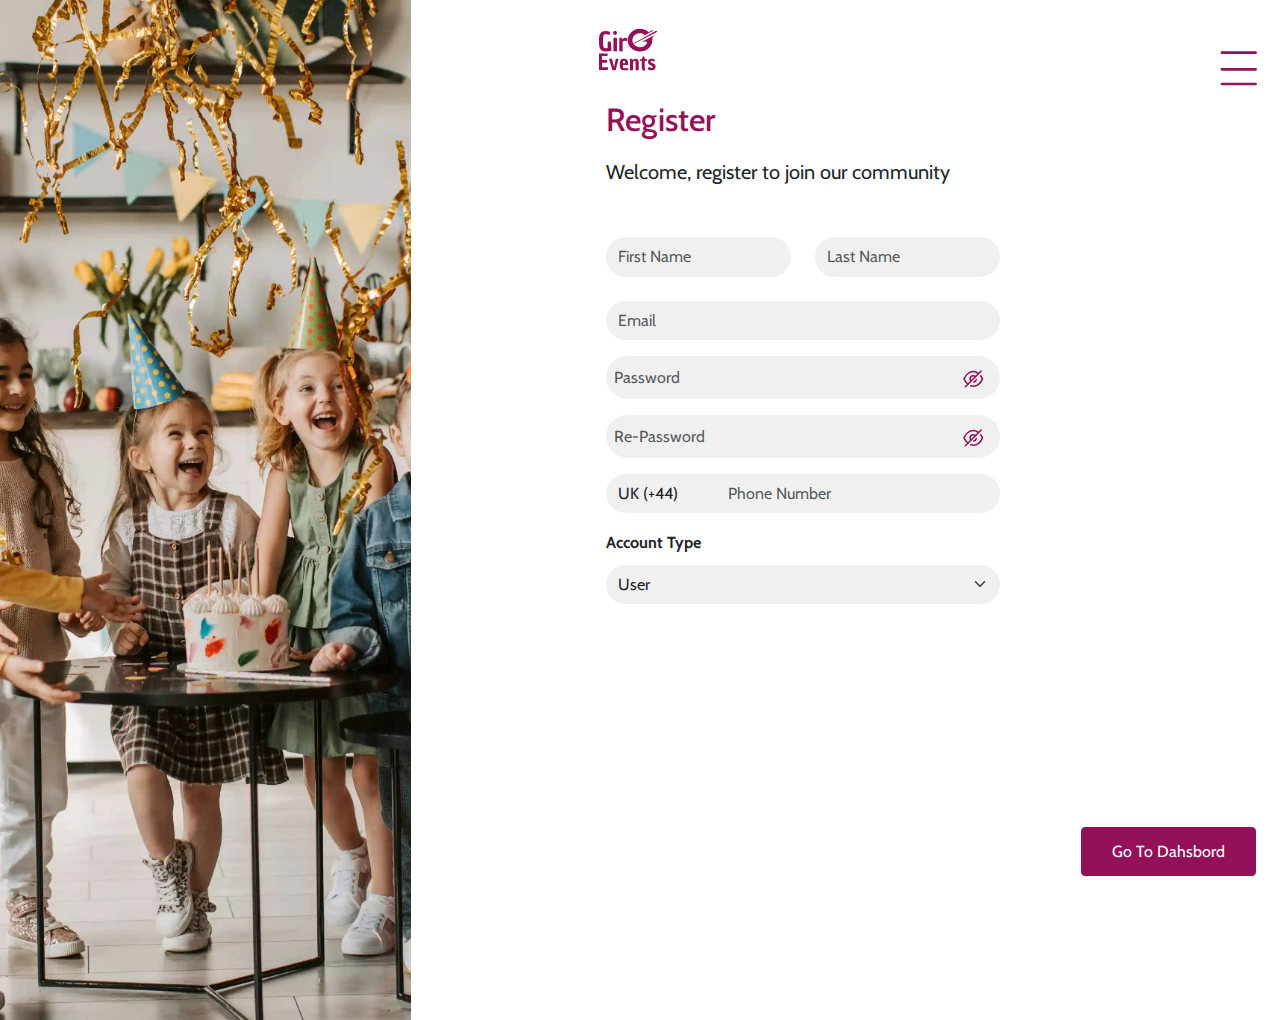
<file: signupuser.html>
<!DOCTYPE html>
<html lang="en">
  <head>
    <meta charset="UTF-8" />
    <meta name="viewport" content="width=device-width, initial-scale=1.0" />
    <title>plan your dream event</title>
    <link rel="stylesheet" href="css/bootstrap.css" />
    <link rel="stylesheet" href="css/style.css" />
  </head>
  <body>
    <header>
      <div class="row justify-content-between">
        <div class="col-lg-4 d-none d-md-block">
          <img
            src="imgs/signup.webp"
            alt="childern"
            class="img-fluid h-100 object-fit-cover"
          />
        </div>

        <div class="col-lg-4 mx-md-auto col-md-6 mx-sm-1 vh-100 mt-4 mb-6">
          <div class="mb-3">
            <img src="imgs/logo.svg" class="img-fluid" alt="brand logo" />
          </div>
          <form class="form p-2">
            <h2 class="text-primary h2 mb-3">Register</h2>
            <p class="lead mb-5">Welcome, register to join our community</p>
            <div class="row mb-4">
              <div class="col-6">
                <input
                  type="text"
                  class="form-control rounded-5 bg-secondary border-0"
                  placeholder="First Name"
                />
              </div>
              <div class="col-6">
                <input
                  type="text"
                  class="form-control rounded rounded-5 bg-secondary border-0"
                  placeholder="Last Name"
                />
              </div>
            </div>
            <input
              type="email"
              placeholder="Email"
              class="form-control mb-3 border-0 rounded-5 bg-secondary"
            />
            <div class="input-group align-items-start password">
              <input
                type="password"
                placeholder="Password"
                class="form-control mb-3 p-2 rounded-start-5 bg-secondary border-0"
              />
              <button
                class="btn text-primary p-2 pe-3 border-0 bg-secondary rounded-end-5"
              >
                <img
                  src="imgs/show_pass_icon.svg"
                  class="img-fluid"
                  alt="show password icon"
                />
              </button>
            </div>
            <div class="input-group align-items-start password">
              <input
                type="password"
                placeholder="Re-Password"
                class="form-control mb-3 p-2 rounded-start-5 bg-secondary border-0"
              />
              <button
                class="btn text-primary p-2 pe-3 border-0 bg-secondary rounded-end-5"
              >
                <img
                  src="imgs/show_pass_icon.svg"
                  class="img-fluid"
                  alt="show password icon"
                />
              </button>
            </div>
            <div class="input-group">
              <!-- country codes (ISO 3166) and Dial codes. -->
              <select
                name="countryCode"
                class="form-control rounded-start-5 bg-secondary border-0"
                id=""
              >
                <option data-countryCode="GB" value="44" selected>
                  UK (+44)
                </option>
                <option data-countryCode="US" value="1">USA (+1)</option>
                <optgroup label="Other countries">
                  <option data-countryCode="DZ" value="213">
                    Algeria (+213)
                  </option>
                  <option data-countryCode="AD" value="376">
                    Andorra (+376)
                  </option>
                  <option data-countryCode="AO" value="244">
                    Angola (+244)
                  </option>
                  <option data-countryCode="AI" value="1264">
                    Anguilla (+1264)
                  </option>
                  <option data-countryCode="AG" value="1268">
                    Antigua &amp; Barbuda (+1268)
                  </option>
                  <option data-countryCode="AR" value="54">
                    Argentina (+54)
                  </option>
                  <option data-countryCode="AM" value="374">
                    Armenia (+374)
                  </option>
                  <option data-countryCode="AW" value="297">
                    Aruba (+297)
                  </option>
                  <option data-countryCode="AU" value="61">
                    Australia (+61)
                  </option>
                  <option data-countryCode="AT" value="43">
                    Austria (+43)
                  </option>
                  <option data-countryCode="AZ" value="994">
                    Azerbaijan (+994)
                  </option>
                  <option data-countryCode="BS" value="1242">
                    Bahamas (+1242)
                  </option>
                  <option data-countryCode="BH" value="973">
                    Bahrain (+973)
                  </option>
                  <option data-countryCode="BD" value="880">
                    Bangladesh (+880)
                  </option>
                  <option data-countryCode="BB" value="1246">
                    Barbados (+1246)
                  </option>
                  <option data-countryCode="BY" value="375">
                    Belarus (+375)
                  </option>
                  <option data-countryCode="BE" value="32">
                    Belgium (+32)
                  </option>
                  <option data-countryCode="BZ" value="501">
                    Belize (+501)
                  </option>
                  <option data-countryCode="BJ" value="229">
                    Benin (+229)
                  </option>
                  <option data-countryCode="BM" value="1441">
                    Bermuda (+1441)
                  </option>
                  <option data-countryCode="BT" value="975">
                    Bhutan (+975)
                  </option>
                  <option data-countryCode="BO" value="591">
                    Bolivia (+591)
                  </option>
                  <option data-countryCode="BA" value="387">
                    Bosnia Herzegovina (+387)
                  </option>
                  <option data-countryCode="BW" value="267">
                    Botswana (+267)
                  </option>
                  <option data-countryCode="BR" value="55">Brazil (+55)</option>
                  <option data-countryCode="BN" value="673">
                    Brunei (+673)
                  </option>
                  <option data-countryCode="BG" value="359">
                    Bulgaria (+359)
                  </option>
                  <option data-countryCode="BF" value="226">
                    Burkina Faso (+226)
                  </option>
                  <option data-countryCode="BI" value="257">
                    Burundi (+257)
                  </option>
                  <option data-countryCode="KH" value="855">
                    Cambodia (+855)
                  </option>
                  <option data-countryCode="CM" value="237">
                    Cameroon (+237)
                  </option>
                  <option data-countryCode="CA" value="1">Canada (+1)</option>
                  <option data-countryCode="CV" value="238">
                    Cape Verde Islands (+238)
                  </option>
                  <option data-countryCode="KY" value="1345">
                    Cayman Islands (+1345)
                  </option>
                  <option data-countryCode="CF" value="236">
                    Central African Republic (+236)
                  </option>
                  <option data-countryCode="CL" value="56">Chile (+56)</option>
                  <option data-countryCode="CN" value="86">China (+86)</option>
                  <option data-countryCode="CO" value="57">
                    Colombia (+57)
                  </option>
                  <option data-countryCode="KM" value="269">
                    Comoros (+269)
                  </option>
                  <option data-countryCode="CG" value="242">
                    Congo (+242)
                  </option>
                  <option data-countryCode="CK" value="682">
                    Cook Islands (+682)
                  </option>
                  <option data-countryCode="CR" value="506">
                    Costa Rica (+506)
                  </option>
                  <option data-countryCode="HR" value="385">
                    Croatia (+385)
                  </option>
                  <option data-countryCode="CU" value="53">Cuba (+53)</option>
                  <option data-countryCode="CY" value="90392">
                    Cyprus North (+90392)
                  </option>
                  <option data-countryCode="CY" value="357">
                    Cyprus South (+357)
                  </option>
                  <option data-countryCode="CZ" value="42">
                    Czech Republic (+42)
                  </option>
                  <option data-countryCode="DK" value="45">
                    Denmark (+45)
                  </option>
                  <option data-countryCode="DJ" value="253">
                    Djibouti (+253)
                  </option>
                  <option data-countryCode="DM" value="1809">
                    Dominica (+1809)
                  </option>
                  <option data-countryCode="DO" value="1809">
                    Dominican Republic (+1809)
                  </option>
                  <option data-countryCode="EC" value="593">
                    Ecuador (+593)
                  </option>
                  <option data-countryCode="EG" value="20">Egypt (+20)</option>
                  <option data-countryCode="SV" value="503">
                    El Salvador (+503)
                  </option>
                  <option data-countryCode="GQ" value="240">
                    Equatorial Guinea (+240)
                  </option>
                  <option data-countryCode="ER" value="291">
                    Eritrea (+291)
                  </option>
                  <option data-countryCode="EE" value="372">
                    Estonia (+372)
                  </option>
                  <option data-countryCode="ET" value="251">
                    Ethiopia (+251)
                  </option>
                  <option data-countryCode="FK" value="500">
                    Falkland Islands (+500)
                  </option>
                  <option data-countryCode="FO" value="298">
                    Faroe Islands (+298)
                  </option>
                  <option data-countryCode="FJ" value="679">Fiji (+679)</option>
                  <option data-countryCode="FI" value="358">
                    Finland (+358)
                  </option>
                  <option data-countryCode="FR" value="33">France (+33)</option>
                  <option data-countryCode="GF" value="594">
                    French Guiana (+594)
                  </option>
                  <option data-countryCode="PF" value="689">
                    French Polynesia (+689)
                  </option>
                  <option data-countryCode="GA" value="241">
                    Gabon (+241)
                  </option>
                  <option data-countryCode="GM" value="220">
                    Gambia (+220)
                  </option>
                  <option data-countryCode="GE" value="7880">
                    Georgia (+7880)
                  </option>
                  <option data-countryCode="DE" value="49">
                    Germany (+49)
                  </option>
                  <option data-countryCode="GH" value="233">
                    Ghana (+233)
                  </option>
                  <option data-countryCode="GI" value="350">
                    Gibraltar (+350)
                  </option>
                  <option data-countryCode="GR" value="30">Greece (+30)</option>
                  <option data-countryCode="GL" value="299">
                    Greenland (+299)
                  </option>
                  <option data-countryCode="GD" value="1473">
                    Grenada (+1473)
                  </option>
                  <option data-countryCode="GP" value="590">
                    Guadeloupe (+590)
                  </option>
                  <option data-countryCode="GU" value="671">Guam (+671)</option>
                  <option data-countryCode="GT" value="502">
                    Guatemala (+502)
                  </option>
                  <option data-countryCode="GN" value="224">
                    Guinea (+224)
                  </option>
                  <option data-countryCode="GW" value="245">
                    Guinea - Bissau (+245)
                  </option>
                  <option data-countryCode="GY" value="592">
                    Guyana (+592)
                  </option>
                  <option data-countryCode="HT" value="509">
                    Haiti (+509)
                  </option>
                  <option data-countryCode="HN" value="504">
                    Honduras (+504)
                  </option>
                  <option data-countryCode="HK" value="852">
                    Hong Kong (+852)
                  </option>
                  <option data-countryCode="HU" value="36">
                    Hungary (+36)
                  </option>
                  <option data-countryCode="IS" value="354">
                    Iceland (+354)
                  </option>
                  <option data-countryCode="IN" value="91">India (+91)</option>
                  <option data-countryCode="ID" value="62">
                    Indonesia (+62)
                  </option>
                  <option data-countryCode="IR" value="98">Iran (+98)</option>
                  <option data-countryCode="IQ" value="964">Iraq (+964)</option>
                  <option data-countryCode="IE" value="353">
                    Ireland (+353)
                  </option>
                  <option data-countryCode="IL" value="972">
                    Israel (+972)
                  </option>
                  <option data-countryCode="IT" value="39">Italy (+39)</option>
                  <option data-countryCode="JM" value="1876">
                    Jamaica (+1876)
                  </option>
                  <option data-countryCode="JP" value="81">Japan (+81)</option>
                  <option data-countryCode="JO" value="962">
                    Jordan (+962)
                  </option>
                  <option data-countryCode="KZ" value="7">
                    Kazakhstan (+7)
                  </option>
                  <option data-countryCode="KE" value="254">
                    Kenya (+254)
                  </option>
                  <option data-countryCode="KI" value="686">
                    Kiribati (+686)
                  </option>
                  <option data-countryCode="KP" value="850">
                    Korea North (+850)
                  </option>
                  <option data-countryCode="KR" value="82">
                    Korea South (+82)
                  </option>
                  <option data-countryCode="KW" value="965">
                    Kuwait (+965)
                  </option>
                  <option data-countryCode="KG" value="996">
                    Kyrgyzstan (+996)
                  </option>
                  <option data-countryCode="LA" value="856">Laos (+856)</option>
                  <option data-countryCode="LV" value="371">
                    Latvia (+371)
                  </option>
                  <option data-countryCode="LB" value="961">
                    Lebanon (+961)
                  </option>
                  <option data-countryCode="LS" value="266">
                    Lesotho (+266)
                  </option>
                  <option data-countryCode="LR" value="231">
                    Liberia (+231)
                  </option>
                  <option data-countryCode="LY" value="218">
                    Libya (+218)
                  </option>
                  <option data-countryCode="LI" value="417">
                    Liechtenstein (+417)
                  </option>
                  <option data-countryCode="LT" value="370">
                    Lithuania (+370)
                  </option>
                  <option data-countryCode="LU" value="352">
                    Luxembourg (+352)
                  </option>
                  <option data-countryCode="MO" value="853">
                    Macao (+853)
                  </option>
                  <option data-countryCode="MK" value="389">
                    Macedonia (+389)
                  </option>
                  <option data-countryCode="MG" value="261">
                    Madagascar (+261)
                  </option>
                  <option data-countryCode="MW" value="265">
                    Malawi (+265)
                  </option>
                  <option data-countryCode="MY" value="60">
                    Malaysia (+60)
                  </option>
                  <option data-countryCode="MV" value="960">
                    Maldives (+960)
                  </option>
                  <option data-countryCode="ML" value="223">Mali (+223)</option>
                  <option data-countryCode="MT" value="356">
                    Malta (+356)
                  </option>
                  <option data-countryCode="MH" value="692">
                    Marshall Islands (+692)
                  </option>
                  <option data-countryCode="MQ" value="596">
                    Martinique (+596)
                  </option>
                  <option data-countryCode="MR" value="222">
                    Mauritania (+222)
                  </option>
                  <option data-countryCode="YT" value="269">
                    Mayotte (+269)
                  </option>
                  <option data-countryCode="MX" value="52">Mexico (+52)</option>
                  <option data-countryCode="FM" value="691">
                    Micronesia (+691)
                  </option>
                  <option data-countryCode="MD" value="373">
                    Moldova (+373)
                  </option>
                  <option data-countryCode="MC" value="377">
                    Monaco (+377)
                  </option>
                  <option data-countryCode="MN" value="976">
                    Mongolia (+976)
                  </option>
                  <option data-countryCode="MS" value="1664">
                    Montserrat (+1664)
                  </option>
                  <option data-countryCode="MA" value="212">
                    Morocco (+212)
                  </option>
                  <option data-countryCode="MZ" value="258">
                    Mozambique (+258)
                  </option>
                  <option data-countryCode="MN" value="95">
                    Myanmar (+95)
                  </option>
                  <option data-countryCode="NA" value="264">
                    Namibia (+264)
                  </option>
                  <option data-countryCode="NR" value="674">
                    Nauru (+674)
                  </option>
                  <option data-countryCode="NP" value="977">
                    Nepal (+977)
                  </option>
                  <option data-countryCode="NL" value="31">
                    Netherlands (+31)
                  </option>
                  <option data-countryCode="NC" value="687">
                    New Caledonia (+687)
                  </option>
                  <option data-countryCode="NZ" value="64">
                    New Zealand (+64)
                  </option>
                  <option data-countryCode="NI" value="505">
                    Nicaragua (+505)
                  </option>
                  <option data-countryCode="NE" value="227">
                    Niger (+227)
                  </option>
                  <option data-countryCode="NG" value="234">
                    Nigeria (+234)
                  </option>
                  <option data-countryCode="NU" value="683">Niue (+683)</option>
                  <option data-countryCode="NF" value="672">
                    Norfolk Islands (+672)
                  </option>
                  <option data-countryCode="NP" value="670">
                    Northern Marianas (+670)
                  </option>
                  <option data-countryCode="NO" value="47">Norway (+47)</option>
                  <option data-countryCode="OM" value="968">Oman (+968)</option>
                  <option data-countryCode="PW" value="680">
                    Palau (+680)
                  </option>
                  <option data-countryCode="PA" value="507">
                    Panama (+507)
                  </option>
                  <option data-countryCode="PG" value="675">
                    Papua New Guinea (+675)
                  </option>
                  <option data-countryCode="PY" value="595">
                    Paraguay (+595)
                  </option>
                  <option data-countryCode="PE" value="51">Peru (+51)</option>
                  <option data-countryCode="PH" value="63">
                    Philippines (+63)
                  </option>
                  <option data-countryCode="PL" value="48">Poland (+48)</option>
                  <option data-countryCode="PT" value="351">
                    Portugal (+351)
                  </option>
                  <option data-countryCode="PR" value="1787">
                    Puerto Rico (+1787)
                  </option>
                  <option data-countryCode="QA" value="974">
                    Qatar (+974)
                  </option>
                  <option data-countryCode="RE" value="262">
                    Reunion (+262)
                  </option>
                  <option data-countryCode="RO" value="40">
                    Romania (+40)
                  </option>
                  <option data-countryCode="RU" value="7">Russia (+7)</option>
                  <option data-countryCode="RW" value="250">
                    Rwanda (+250)
                  </option>
                  <option data-countryCode="SM" value="378">
                    San Marino (+378)
                  </option>
                  <option data-countryCode="ST" value="239">
                    Sao Tome &amp; Principe (+239)
                  </option>
                  <option data-countryCode="SA" value="966">
                    Saudi Arabia (+966)
                  </option>
                  <option data-countryCode="SN" value="221">
                    Senegal (+221)
                  </option>
                  <option data-countryCode="CS" value="381">
                    Serbia (+381)
                  </option>
                  <option data-countryCode="SC" value="248">
                    Seychelles (+248)
                  </option>
                  <option data-countryCode="SL" value="232">
                    Sierra Leone (+232)
                  </option>
                  <option data-countryCode="SG" value="65">
                    Singapore (+65)
                  </option>
                  <option data-countryCode="SK" value="421">
                    Slovak Republic (+421)
                  </option>
                  <option data-countryCode="SI" value="386">
                    Slovenia (+386)
                  </option>
                  <option data-countryCode="SB" value="677">
                    Solomon Islands (+677)
                  </option>
                  <option data-countryCode="SO" value="252">
                    Somalia (+252)
                  </option>
                  <option data-countryCode="ZA" value="27">
                    South Africa (+27)
                  </option>
                  <option data-countryCode="ES" value="34">Spain (+34)</option>
                  <option data-countryCode="LK" value="94">
                    Sri Lanka (+94)
                  </option>
                  <option data-countryCode="SH" value="290">
                    St. Helena (+290)
                  </option>
                  <option data-countryCode="KN" value="1869">
                    St. Kitts (+1869)
                  </option>
                  <option data-countryCode="SC" value="1758">
                    St. Lucia (+1758)
                  </option>
                  <option data-countryCode="SD" value="249">
                    Sudan (+249)
                  </option>
                  <option data-countryCode="SR" value="597">
                    Suriname (+597)
                  </option>
                  <option data-countryCode="SZ" value="268">
                    Swaziland (+268)
                  </option>
                  <option data-countryCode="SE" value="46">Sweden (+46)</option>
                  <option data-countryCode="CH" value="41">
                    Switzerland (+41)
                  </option>
                  <option data-countryCode="SI" value="963">
                    Syria (+963)
                  </option>
                  <option data-countryCode="TW" value="886">
                    Taiwan (+886)
                  </option>
                  <option data-countryCode="TJ" value="7">
                    Tajikstan (+7)
                  </option>
                  <option data-countryCode="TH" value="66">
                    Thailand (+66)
                  </option>
                  <option data-countryCode="TG" value="228">Togo (+228)</option>
                  <option data-countryCode="TO" value="676">
                    Tonga (+676)
                  </option>
                  <option data-countryCode="TT" value="1868">
                    Trinidad &amp; Tobago (+1868)
                  </option>
                  <option data-countryCode="TN" value="216">
                    Tunisia (+216)
                  </option>
                  <option data-countryCode="TR" value="90">Turkey (+90)</option>
                  <option data-countryCode="TM" value="7">
                    Turkmenistan (+7)
                  </option>
                  <option data-countryCode="TM" value="993">
                    Turkmenistan (+993)
                  </option>
                  <option data-countryCode="TC" value="1649">
                    Turks &amp; Caicos Islands (+1649)
                  </option>
                  <option data-countryCode="TV" value="688">
                    Tuvalu (+688)
                  </option>
                  <option data-countryCode="UG" value="256">
                    Uganda (+256)
                  </option>
                  <!-- <option data-countryCode="GB" value="44">UK (+44)</option> -->
                  <option data-countryCode="UA" value="380">
                    Ukraine (+380)
                  </option>
                  <option data-countryCode="AE" value="971">
                    United Arab Emirates (+971)
                  </option>
                  <option data-countryCode="UY" value="598">
                    Uruguay (+598)
                  </option>
                  <!-- <option data-countryCode="US" value="1">USA (+1)</option> -->
                  <option data-countryCode="UZ" value="7">
                    Uzbekistan (+7)
                  </option>
                  <option data-countryCode="VU" value="678">
                    Vanuatu (+678)
                  </option>
                  <option data-countryCode="VA" value="379">
                    Vatican City (+379)
                  </option>
                  <option data-countryCode="VE" value="58">
                    Venezuela (+58)
                  </option>
                  <option data-countryCode="VN" value="84">
                    Vietnam (+84)
                  </option>
                  <option data-countryCode="VG" value="84">
                    Virgin Islands - British (+1284)
                  </option>
                  <option data-countryCode="VI" value="84">
                    Virgin Islands - US (+1340)
                  </option>
                  <option data-countryCode="WF" value="681">
                    Wallis &amp; Futuna (+681)
                  </option>
                  <option data-countryCode="YE" value="969">
                    Yemen (North)(+969)
                  </option>
                  <option data-countryCode="YE" value="967">
                    Yemen (South)(+967)
                  </option>
                  <option data-countryCode="ZM" value="260">
                    Zambia (+260)
                  </option>
                  <option data-countryCode="ZW" value="263">
                    Zimbabwe (+263)
                  </option>
                </optgroup>
              </select>
              <input
                type="text"
                class="form-control w-50 rounded-end-5 bg-secondary border-0"
                placeholder="Phone Number"
              />
            </div>
            <label for="type" class="form-label fw-bold mt-3"
              >Account Type
            </label>
            <select
              id="type"
              name="type"
              id="type"
              class="form-select rounded-5 bg-secondary border-0"
            >
              <option value="Individual providers">
                Individual service providers
              </option>
              <option value="Company providers">
                Company service providers
              </option>
              <option value="user" selected>User</option>
            </select>
            <div class="input-group mt-3 companyId d-none">
              <label for="type" class="form-label fw-bold mt-3 w-100"
                >Enter Company Add mail
              </label>
              <div class="d-flex">
                <div class="d-flex">
                  <input
                    id="id"
                    type="text"
                    placeholder="1"
                    class="form-control rounded-5 bg-secondary border-0"
                  />
                  <input
                    id="id"
                    type="text"
                    placeholder="2"
                    class="form-control rounded-5 bg-secondary border-0"
                  />
                  <input
                    id="id"
                    type="text"
                    placeholder="3"
                    class="form-control rounded-5 bg-secondary border-0"
                  />
                  <input
                    id="id"
                    type="text"
                    placeholder="4"
                    class="form-control rounded-5 bg-secondary border-0"
                  />
                  <input
                    id="id"
                    type="text"
                    placeholder="5"
                    class="form-control rounded-5 bg-secondary border-0"
                  />
                  <input
                    id="id"
                    type="text"
                    placeholder="6"
                    class="form-control rounded-5 bg-secondary border-0"
                  />
                </div>
              </div>
            </div>
            <input
              type="text"
              class="form-control rounded mt-3 d-none account rounded-5 bg-secondary border-0"
              placeholder="Account Business Name"
            />
            <input
              type="text"
              class="form-control rounded mt-3 website d-none rounded-5 bg-secondary border-0"
              placeholder="Website "
            />
            <div
              class="input-group align-items-start mb-3 mt-3 provider-password d-none"
            >
              <input
                type="password"
                placeholder="Password"
                class="form-control p-2 rounded-start-5 bg-secondary border-0"
              />
              <button
                class="btn text-primary p-2 pe-3 border-0 bg-secondary rounded-end-5"
              >
                <img
                  src="imgs/show_pass_icon.svg"
                  class="img-fluid"
                  alt="show password icon"
                />
              </button>
            </div>
            <div
              class="input-group align-items-start provider-password mb-3 d-none"
            >
              <input
                type="password"
                placeholder="Re-Password"
                class="form-control p-2 rounded-start-5 bg-secondary border-0"
              />
              <button
                class="btn text-primary p-2 pe-3 border-0 bg-secondary rounded-end-5"
              >
                <img
                  src="imgs/show_pass_icon.svg"
                  class="img-fluid"
                  alt="show password icon"
                />
              </button>
            </div>
            <button class="btn btn-primary position-fixed bottom-0 end-0 m-4">
              Go To Dahsbord
            </button>
          </form>
        </div>
        <div class="col-lg-1 mt-4 d-none d-lg-block">
          <a href="#" class="btn p-4">
            <img src="imgs/humbruger icon.svg" alt="humburger icon" />
          </a>
        </div>
      </div>
    </header>
    <script src="js/bootstrap.bundle.min.js"></script>
    <script src="js/script.js"></script>
  </body>
</html>
</file>
<file: css/style.css>
@import url("https://fonts.googleapis.com/css2?family=Cabin:ital,wght@0,400..700;1,400..700&family=Cairo:wght@200..1000&display=swap");
body {
  font-family: cabin, sans-serif;
  font-weight: 500 !important;
  overflow-x: hidden;
}

.navbar-nav .nav-link {
  color: black !important;
}

.navbar-nav .nav-item:not(:last-child) {
  border-right: 2px solid #bfbfbf;
}

.fm-cairo {
  font-family: cairo, sans-serif;
}

.hero__img {
  width: 100%;
}

.hero__content {
  transform: translate(-50%, 50%);
}

.dot {
  cursor: pointer;
  height: 17px;
  width: 17px;
  background-color: #fff;
  border-radius: 50%;
  box-shadow: 0px 4px 10.6px 6px rgba(0, 0, 0, 0.6392156863);
}

.dot.active {
  background-color: #931158;
}

.heading::before {
  content: "";
  position: absolute;
  width: 93px;
  height: 2px;
  background-color: #931158;
  top: -5px;
  left: 50%;
  transform: translateX(-50%);
}

.arr-left {
  top: 40%;
  left: 5%;
  z-index: 2;
}

.arr-right {
  top: 40%;
  right: 5%;
  z-index: 2;
}

.bg_rating {
  background-color: rgba(0, 0, 0, 0.3803921569) !important;
}

.bg-gray {
  background-color: #ddd;
}

.fs-14 {
  font-size: 14px;
}

.fs-12 {
  font-size: 12px;
}

.fs-10 {
  font-size: 10px;
}

.wedding {
  background-image: linear-gradient(82.27deg, rgba(37, 37, 37, 0.73) 30.68%, rgba(139, 139, 139, 0) 92.7%), url("../imgs/weddding.webp");
  background-position: center center;
  background-repeat: no-repeat;
  object-fit: cover;
  background-size: cover;
}

.spread_dot {
  height: 17px;
  width: 17px;
  border-radius: 50rem;
}
.spread_dot .describe__input {
  height: 53px;
  background-color: #efefef;
}
.spread_dot:not(:last-child) {
  margin-right: 15px;
}

.line {
  height: 2px;
  width: 15px;
}

.right {
  z-index: 3;
}

.right::before {
  content: "";
  position: absolute;
  width: 15px;
  height: 15px;
  background-color: #931158;
  border-radius: 50rem;
  bottom: 0;
  left: 0;
  z-index: -1;
}

.hall__input:hover {
  color: white !important;
  background-color: #931158 !important;
}

.top-54 {
  top: 45% !important;
}

.w-90 {
  width: 90% !important;
}

.w-165 {
  width: 165% !important;
}

.ls-5 {
  letter-spacing: -0.5px !important;
}

.robot {
  background-image: url("../imgs/bgrobot.png");
  background-repeat: no-repeat;
  background-size: cover;
}

.overlay {
  position: fixed;
  inset: 0;
}

.container-range--1::before,
.container-range--2::before {
  position: absolute;
  color: #fff;
  display: flex;
  align-items: center;
  justify-content: center;
  width: 33px;
  height: 33px;
  border-radius: 30rem;
  background-color: #931158;
  left: -10%;
  top: -20%;
  z-index: 3;
}

.container-range--1::before {
  content: "1";
}

.container-range--2::before {
  content: "100$";
}

.btn-primary-light {
  background-color: rgba(147, 17, 88, 0.5490196078);
}

.events {
  cursor: pointer;
}

.circle {
  position: absolute;
  top: -90%;
  z-index: 0;
  width: 33px;
  height: 33px;
  background: #931158;
  border-radius: 50%;
  color: white;
  display: flex;
  justify-content: center;
  align-items: center;
  transform: translateX(0); /* Will be dynamically updated */
}

input[type=radio]:checked {
  background-color: black;
}

.my-slider-progress {
  align-self: center;
  margin-bottom: 2rem;
  background: #ccc;
  height: 5px;
  width: 165px; /* Set the width of the progress bar container */
  position: relative; /* Ensure the bar positions correctly inside */
  margin-top: 10px; /* Add some margin if needed */
}

/* Progress bar */
.my-slider-progress-bar {
  background: #931158; /* Set the color of the progress bar */
  height: 100%; /* Match the height of the container */
  width: 0%; /* Start at 0%, will be dynamically updated */
  transition: width 400ms ease; /* Smooth transition when width changes */
  position: absolute; /* Position the progress bar absolutely inside the container */
  top: 0;
  left: 0;
}

/* Set a minimum height for the slider container */
.splide {
  height: auto; /* Adjust this value as per your design */
}

/* Ensure the slides take up the full height of the slider */
.splide__slide {
  display: flex;
  align-items: center;
  justify-content: center;
  height: 100%;
}

/* Ensure images are responsive */
.splide__slide img {
  max-width: 100%;
  height: auto; /* Ensures the image retains its aspect ratio */
}

.arr__next {
  padding: 1rem 2rem !important;
  position: absolute;
  bottom: 20%;
  transform: translateY(500%);
}

.arr__prev {
  background-color: transparent !important;
  margin-left: 2rem;
  position: absolute;
  top: 5%;
}

.search__content::before,
.services__heading::before {
  content: "";
  position: absolute;
  width: 110.39px;
  height: 4px;
  background-color: #931158;
  left: 0;
  bottom: 0;
  border-radius: 4px;
}

.add__tofav {
  left: 38%;
}

.mr-neg-3 {
  margin-right: -3rem;
}

.settings {
  position: fixed;
  top: 0;
  right: 0;
  height: 100%;
  width: 30vw;
  z-index: 10000;
}

.settings {
  transform: translateX(100%);
  transition: all 0.5s ease-in;
}

.appear {
  transform: translateX(0%);
}

.support {
  position: fixed;
  bottom: 0;
  right: 0;
  height: 65%;
  width: 30vw;
  z-index: 10001;
}

.height-43 {
  height: 43px !important;
}

.sendmessage {
  width: 26px;
  height: 25px;
  margin-top: 15px;
  margin-left: -30px;
  z-index: 10000;
}

.filters {
  width: 200px;
  left: -45% !important;
}

.filters_item:hover {
  background-color: #931158;
}

.filters_item:hover a {
  color: white !important;
}

@media only screen and (max-width: 62em) {
  .navbar-nav .nav-item:not(:last-child) {
    border-right: none;
  }
  .hero__content {
    width: 80% !important;
    transform: translate(-50%, 125%);
  }
  .dot {
    height: 10px;
    width: 10px;
  }
  .overlay__content {
    width: 80% !important;
  }
  .w-165 {
    width: 120% !important;
  }
  .filters {
    left: -121% !important;
  }
  .settings {
    width: 70vw;
  }
  .support {
    width: 70vw;
  }
}
@media only screen and (max-width: 36em) {
  .hero__content {
    width: 95% !important;
    transform: translate(-50%, 100%);
  }
  .overlay__content {
    width: 100% !important;
  }
  .w-165 {
    width: 115% !important;
    height: 15% !important;
    margin-left: -3rem;
  }
  .add__tofav {
    left: 85%;
  }
  .mb-9 {
    margin-bottom: 20rem !important;
  }
  .settings {
    width: 90vw;
  }
  .support {
    width: 95vw;
  }
}
.bg-main {
  background-color: #f2f2f2;
}

.service__label {
  flex-basis: 60%;
}

/* footer */
footer {
  background-color: #8a004f;
  color: white;
  padding: 20px 0;
  text-align: center;
}

.footer-container {
  display: flex;
  justify-content: space-around;
  align-items: flex-start;
  flex-wrap: wrap;
  max-width: 1200px;
  margin: 0 auto;
}

.footer-logo h2 {
  font-size: 44px;
}

.footer-links {
  display: flex;
  justify-content: space-between;
  flex-wrap: wrap;
  gap: 20px;
}

.footer-section {
  min-width: 150px;
  margin: 0px 20px;
}

.footer-section h4 {
  font-size: 18px;
  margin-bottom: 10px;
}

.footer-section ul {
  list-style: none;
  padding: 0;
}

.footer-section ul li {
  margin-bottom: 5px;
}

.footer-section ul li a {
  color: white;
  text-decoration: none;
}

.footer-section ul li a:hover {
  text-decoration: underline;
}

.footer-social ul li img {
  width: 30px;
  height: 30px;
}

.footer-apps a {
  margin: 0 10px;
}

.footer-apps img {
  width: 120px;
  height: 40px;
}

.footer-bottom p {
  margin-top: 20px;
  font-size: 14px;
}

@media only screen and (max-width: 600px) {
  footer {
    margin-top: 200px;
  }
}
.k-payment {
  padding: 50px 0;
  position: relative;
}
.k-payment .breadcrumb {
  margin-bottom: 40px;
}
.k-payment .breadcrumb a {
  font-size: 10px;
  font-weight: 300;
  line-height: 12px;
  text-align: left;
  color: #000000;
}
.k-payment .breadcrumb a:hover {
  font-weight: 400;
}
.k-payment .breadcrumb .breadcrumb-item + .breadcrumb-item::before {
  content: "-";
  padding: 0 5px;
  color: #000;
}
.k-payment h1 {
  font-family: "Cabin", sans-serif;
  font-size: 43px;
  font-weight: 400;
  line-height: 20px;
  letter-spacing: -0.5px;
  color: #5c5c5c;
}
.k-payment .payment-methods h2 {
  font-size: 16px;
  font-weight: 700;
  line-height: 25.6px;
}
.k-payment .payment-methods .btn-group {
  display: flex;
  margin-bottom: 30px;
}
.k-payment .payment-methods .btn-group .btn {
  width: 32%;
  padding: 10px 0;
  font-size: 18px;
  font-weight: 400;
  line-height: 24px;
  margin: 5px;
  display: flex;
  justify-content: center;
  align-items: center;
  gap: 20px;
  color: #aaaaaa;
  border: 1px solid #9c9c9c;
  border-radius: 25px;
  transition: 0.3s;
}
.k-payment .payment-methods .btn-group .btn .icon-contain {
  background-color: #ddd;
  width: 30px;
  height: 30px;
  border-radius: 50%;
}
.k-payment .payment-methods .btn-group .btn.active, .k-payment .payment-methods .btn-group .btn:hover {
  background-color: #931158;
  color: #ffffff;
}
@media only screen and (max-width: 75em) {
  .k-payment .payment-methods .btn-group .btn {
    font-size: 15px;
    gap: 15px;
  }
  .k-payment .payment-methods .btn-group .btn .icon-contain {
    width: 25px;
    height: auto;
  }
  .k-payment .payment-methods .btn-group .btn .icon-contain img {
    width: 15px;
    height: auto;
  }
}
@media only screen and (max-width: 62em) {
  .k-payment .payment-methods .btn-group .btn {
    font-size: 12px;
    gap: 8px;
    padding: 7px 0;
  }
  .k-payment .payment-methods .btn-group .btn .icon-contain {
    width: 20px;
    height: auto;
  }
  .k-payment .payment-methods .btn-group .btn .icon-contain img {
    width: 10px;
    height: auto;
  }
}
.k-payment .payment-methods .form-group input {
  padding: 15px;
  border-radius: 5px;
  gap: 10px;
  border-radius: 10px;
  border: 1px solid #dadada;
  font-size: 14px;
  font-weight: 400;
  line-height: 24px;
  color: #aaaaaa;
}
.k-payment .payment-methods .form-group input:focus {
  outline: none;
  border: none;
  box-shadow: none;
}
.k-payment .payment-methods .bank-link {
  font-size: 14px;
  font-weight: 400;
  line-height: 19.2px;
}
.k-payment .payment-methods .bank-link img {
  margin-right: 5px;
}
.k-payment .payment-methods .btn-primary {
  display: block;
  margin: 0 auto;
  width: 60%;
  border-radius: 10px;
  font-size: 19px;
  font-weight: 600;
  line-height: 19px;
  padding: 17px 10px;
}
.k-payment .e-wallet-section {
  padding: 30px;
  max-width: 100%;
  margin: auto;
  background-color: rgba(255, 255, 255, 0.6117647059);
  border-radius: 10px;
}
.k-payment .e-wallet-section h2 {
  font-size: 16px;
  font-weight: 700;
  line-height: 25.6px;
  text-align: justified;
}
.k-payment .e-wallet-section label {
  display: block;
  margin: 10px 0;
}
.k-payment .e-wallet-section .e-wallet-options {
  display: flex;
  justify-content: flex-start;
  align-items: center;
  gap: 25px;
}
.k-payment .e-wallet-section .e-wallet-options input[type=radio] {
  appearance: none;
  width: 20px;
  height: 20px;
  border: 2px solid #767676;
  border-radius: 50%;
  position: relative;
  outline: none;
  cursor: pointer;
  transition: transform 0.2s ease, border-color 0.2s ease;
  margin-left: 5px;
}
.k-payment .e-wallet-section .e-wallet-options input[type=radio]:after {
  content: "";
  width: 12px;
  height: 12px;
  background-color: transparent;
  border-radius: 50%;
  position: absolute;
  top: 50%;
  left: 50%;
  transform: translate(-50%, -50%);
  transition: background-color 0.2s ease;
}
.k-payment .e-wallet-section .e-wallet-options input[type=radio]:checked {
  border-color: #931158;
  transform: scale(1.1);
}
.k-payment .e-wallet-section .e-wallet-options input[type=radio]:checked:after {
  background-color: #931158;
}
.k-payment .e-wallet-section .phone-number {
  margin-top: 20px;
}
.k-payment .e-wallet-section .phone-number input {
  width: 70%;
  padding: 7px 10px;
  border-radius: 10px;
  border: 1px solid #767676;
}
.k-payment .payment-images {
  padding-left: 120px;
  align-self: center;
}
.k-payment .payment-images img {
  max-width: 100%;
  display: block;
  margin-bottom: 20px;
}
.k-payment .circle-1 {
  position: absolute;
  width: 180px;
  height: 180px;
  background-color: rgba(255, 51, 147, 0.4);
  border-radius: 50%;
  bottom: 13px;
  right: 35px;
}
.k-payment .circle-2 {
  position: absolute;
  width: 125px;
  height: 125px;
  background-color: rgba(147, 17, 88, 0.4);
  border-radius: 50%;
  bottom: 68px;
  right: 180px;
}
@media only screen and (max-width: 62em) {
  .k-payment .circle-1 {
    width: 130px;
    height: 130px;
  }
  .k-payment .circle-2 {
    width: 75px;
    height: 75px;
    bottom: 67px;
    right: 140px;
  }
}
@media only screen and (max-width: 48em) {
  .k-payment .payment-images,
  .k-payment .circle-1,
  .k-payment .circle-2 {
    display: none;
  }
}

.k-order-record {
  padding: 50px 0;
  position: relative;
  overflow-x: hidden;
}
.k-order-record .breadcrumb {
  margin-bottom: 40px;
}
.k-order-record .breadcrumb a {
  font-size: 10px;
  font-weight: 300;
  line-height: 12px;
  text-align: left;
  color: #000000;
}
.k-order-record .breadcrumb a:hover {
  font-weight: 400;
}
.k-order-record .breadcrumb .breadcrumb-item + .breadcrumb-item::before {
  content: "-";
  padding: 0 5px;
  color: #000;
}
.k-order-record .order-invoice h1 {
  font-family: "Cabin", sans-serif;
  font-size: 43px;
  font-weight: 400;
  line-height: 3rem;
  letter-spacing: -0.5px;
  color: #5c5c5c;
}
.k-order-record .order-invoice .img-slide {
  text-align: left;
  display: flex;
}
.k-order-record .order-invoice .img-slide img {
  width: 250px;
  height: auto;
  margin: 0;
}
.k-order-record .order-invoice .invoice {
  background-color: #931158;
  max-width: 550px;
  border-radius: 10px;
  padding: 20px;
  display: flex;
  align-items: center;
  flex-wrap: wrap;
  gap: 30px;
}
.k-order-record .order-invoice .invoice .invoice-data h4 {
  margin: 0;
  font-size: 17px;
  font-weight: 400;
  line-height: 31.86px;
  color: #ffffff;
}
.k-order-record .order-invoice .invoice .invoice-data h4 span {
  color: #bbbbbb;
}
.k-order-record .order-invoice .invoice .invoice-details h3,
.k-order-record .order-invoice .invoice .invoice-details span {
  font-size: 16px;
  font-weight: 700;
  line-height: 30px;
  text-align: center;
  color: #ffffff;
  margin: 0;
}
.k-order-record .order-invoice .invoice .invoice-details span {
  display: block;
}
.k-order-record .order-invoice .invoice .invoice-details .btn {
  color: #931158;
  border-radius: 20px;
  background-color: #fff;
  padding: 3px 20px;
  font-size: 14px;
  font-weight: 600;
  line-height: 26.24px;
}
.k-order-record .order-invoice .invoice-record h2 {
  font-size: 21px;
  font-weight: 700;
  line-height: 40px;
  text-align: left;
  color: #5c5c5c;
}
.k-order-record .order-invoice .invoice-record .box {
  max-width: 550px;
  border-radius: 10px;
  border: 1px solid #931158;
  padding: 30px 50px;
  position: relative;
  margin-bottom: 80px;
}
.k-order-record .order-invoice .invoice-record .box .box-content {
  flex-wrap: wrap;
}
.k-order-record .order-invoice .invoice-record .box .box-content .text h3 {
  font-size: 16px;
  font-weight: 700;
  line-height: 29.98px;
  text-align: left;
  color: #000000;
  margin-bottom: 5px;
}
.k-order-record .order-invoice .invoice-record .box .box-content .text p {
  font-size: 15px;
  font-weight: 600;
  line-height: 28px;
  text-align: center;
  margin: 0;
  color: #000000;
}
.k-order-record .order-invoice .invoice-record .box .box-content .text p span {
  color: #7d7d7d;
}
.k-order-record .order-invoice .invoice-record .box .send {
  position: absolute;
  background-color: #931158;
  padding: 10px 30px;
  border-radius: 10px;
  width: 70%;
  text-align: center;
  bottom: -65px;
  left: 50%;
  transform: translate(-50%, -50%);
}
.k-order-record .order-invoice .invoice-record .box .send a {
  text-decoration: none;
  font-size: 21px;
  font-weight: 300;
  line-height: 39px;
  color: #ffffff;
}
.k-order-record .order-invoice .invoice-record .box .send a:first-child {
  margin-right: 20px;
  position: relative;
}
.k-order-record .order-invoice .invoice-record .box .send a:first-child::after {
  content: "";
  position: absolute;
  width: 1px;
  height: 100%;
  top: 0;
  right: -9px;
  background-color: #ffffff;
}
@media only screen and (max-width: 75em) {
  .k-order-record .order-invoice .img-slide img {
    width: 200px;
  }
}
@media only screen and (max-width: 62em) {
  .k-order-record .order-invoice h1 {
    font-size: 38px;
  }
  .k-order-record .order-invoice .img-slide {
    justify-content: center;
  }
  .k-order-record .order-invoice .invoice {
    margin: 0 auto;
  }
  .k-order-record .order-invoice .invoice-record h2 {
    text-align: center;
  }
  .k-order-record .order-invoice .invoice-record .box {
    margin-left: auto;
    margin-right: auto;
  }
}
@media only screen and (max-width: 36.25em) {
  .k-order-record .order-invoice .img-slide {
    justify-content: center;
  }
  .k-order-record .order-invoice .img-slide img {
    width: 150px;
  }
  .k-order-record .order-invoice .invoice {
    max-width: 100%;
  }
  .k-order-record .order-invoice .invoice-record .box .box-content {
    flex-direction: column;
    align-items: center;
  }
  .k-order-record .order-invoice .invoice-record .box .box-content .text {
    margin-bottom: 20px;
  }
  .k-order-record .order-invoice .invoice-record .box .send {
    padding: 7px 20px;
    bottom: -52px;
  }
  .k-order-record .order-invoice .invoice-record .box .send a {
    font-size: 14px;
  }
}
.k-order-record .card-details {
  max-width: 400px;
  height: auto;
  border-radius: 14px;
  background-color: #fffdfb;
  border: 1px solid #931158;
  padding: 30px;
  text-align: center;
}
.k-order-record .card-details p {
  font-size: 15px;
  font-weight: 600;
  color: #393939;
  margin: 0;
}
.k-order-record .card-details .user-details {
  display: flex;
  justify-content: space-between;
  flex-wrap: wrap;
  position: relative;
}
.k-order-record .card-details .user-details p:nth-of-type(3) {
  text-align: left;
}
.k-order-record .card-details .user-details::after {
  content: "";
  width: 100%;
  height: 1px;
  position: absolute;
  bottom: 0;
  background-color: #b7b7b7;
}
.k-order-record .card-details .package-details {
  text-align: left;
}
.k-order-record .card-details .package-details h4 {
  font-family: Cairo;
  font-size: 15px;
  font-weight: 700;
  line-height: 28px;
  color: #393939;
}
.k-order-record .card-details .package-details .check {
  font-size: 13px;
  font-weight: 500;
  line-height: 20px;
  letter-spacing: -0.5px;
}
.k-order-record .card-details .package-details .check div {
  margin-bottom: 8px;
}
.k-order-record .card-details .package-details .check div img {
  margin-right: 5px;
}
.k-order-record .card-details .package-details .print {
  justify-content: space-between;
  align-items: center;
}
.k-order-record .card-details .package-details .print p {
  font-size: 18px;
  font-weight: 600;
  letter-spacing: -0.5px;
}
.k-order-record .card-details .package-details .print img {
  cursor: pointer;
}
@media only screen and (max-width: 75em) {
  .k-order-record .card-details {
    margin: 0 auto;
  }
  .k-order-record .card-details p {
    font-size: 12px;
  }
  .k-order-record .card-details .package-details .print p {
    font-size: 13px;
  }
}

.k-order-details {
  padding: 50px 0;
  position: relative;
}
.k-order-details .breadcrumb {
  margin-bottom: 40px;
}
.k-order-details .breadcrumb a {
  font-size: 10px;
  font-weight: 300;
  line-height: 12px;
  text-align: left;
  color: #000000;
}
.k-order-details .breadcrumb a:hover {
  font-weight: 400;
}
.k-order-details .breadcrumb .breadcrumb-item + .breadcrumb-item::before {
  content: "-";
  padding: 0 5px;
  color: #000;
}
.k-order-details h1 {
  font-family: "Cabin", sans-serif;
  font-size: 43px;
  font-weight: 400;
  line-height: 20px;
  letter-spacing: -0.5px;
  color: #5c5c5c;
}
.k-order-details .steps-section {
  margin-bottom: 20px;
}
.k-order-details .steps-section .steps {
  display: flex;
  text-align: center;
  gap: 50px;
  width: -25% !important;
}
.k-order-details .steps-section .steps .step {
  position: relative;
  padding: 10px;
  font-size: 14px;
  font-weight: 400;
  line-height: 26.24px;
  z-index: 1;
}
.k-order-details .steps-section .steps .step:not(:last-child)::after {
  content: "";
  position: absolute;
  height: 3px;
  width: calc(100% + 50px);
  background-color: #2bb673;
  right: -98px;
  top: 36%;
  transform: translateY(-50%);
  z-index: -1;
}
.k-order-details .invoice-card .box {
  max-width: 550px;
  border-radius: 10px;
  border: 1px solid #931158;
  padding: 30px 50px;
  position: relative;
  margin-bottom: 80px;
}
.k-order-details .invoice-card .box .box-content .text h3 {
  font-size: 16px;
  font-weight: 700;
  line-height: 29.98px;
  text-align: left;
  color: #000000;
  margin-bottom: 5px;
}
.k-order-details .invoice-card .box .box-content .text p {
  font-size: 15px;
  font-weight: 600;
  line-height: 28px;
  text-align: center;
  margin: 0;
  color: #000000;
}
.k-order-details .invoice-card .box .box-content .text p span {
  color: #7d7d7d;
}
.k-order-details .invoice-card .box .send {
  position: absolute;
  background-color: #931158;
  padding: 10px 30px;
  border-radius: 10px;
  width: 70%;
  text-align: center;
  bottom: -65px;
  left: 50%;
  transform: translate(-50%, -50%);
}
.k-order-details .invoice-card .box .send a {
  text-decoration: none;
  font-size: 21px;
  font-weight: 300;
  line-height: 39px;
  color: #ffffff;
}
.k-order-details .invoice-card .box .send a:first-child {
  margin-right: 20px;
  position: relative;
}
.k-order-details .invoice-card .box .send a:first-child::after {
  content: "";
  position: absolute;
  width: 1px;
  height: 100%;
  top: 0;
  right: -9px;
  background-color: #ffffff;
}
@media only screen and (max-width: 36em) {
  .k-order-details .invoice-card .box .send a {
    font-size: 14px;
  }
}
.k-order-details .details-section {
  display: flex;
  justify-content: space-between;
  margin-top: 20px;
  padding: 20px;
}
.k-order-details .details-section .details-left,
.k-order-details .details-section .details-right {
  width: 45%;
}
.k-order-details .details-section .details-left p,
.k-order-details .details-section .details-right p {
  font-size: 26px;
  font-weight: 600;
  text-align: left;
  color: #393939;
  margin: 0;
}
.k-order-details .details-section .details-left p span,
.k-order-details .details-section .details-right p span {
  color: #585858;
}
.k-order-details .details-section .details-left {
  position: relative;
}
.k-order-details .details-section .details-left::after {
  content: "";
  width: 3px;
  height: 90%;
  position: absolute;
  right: 0;
  top: 40px;
  background-color: #b7b7b7;
}
.k-order-details .details-section .details-left p {
  margin-bottom: 10px;
}
.k-order-details .details-section .details-right p {
  margin-bottom: 10px;
}
.k-order-details .details-section .details-right h3 {
  font-size: 15px;
  font-weight: 700;
  line-height: 28.11px;
  text-align: left;
  color: #393939;
}
.k-order-details .details-section .details-right ul {
  margin-bottom: 20px;
  padding-left: 20px;
}
.k-order-details .details-section .details-right ul li {
  margin-bottom: 8px;
  list-style-type: none;
  position: relative;
  padding-left: 30px;
  background-image: url("/imgs/k-check.svg");
  background-repeat: no-repeat;
  background-position: left center;
  font-family: Cairo;
  font-size: 22px;
  font-weight: 400;
  line-height: 20px;
}
@media only screen and (max-width: 75em) {
  .k-order-details .details-section .details-left p,
  .k-order-details .details-section .details-right p {
    font-size: 20px;
  }
  .k-order-details .details-section .details-right ul li {
    font-size: 17px;
  }
}
@media only screen and (max-width: 36em) {
  .k-order-details .details-section .details-left p,
  .k-order-details .details-section .details-right p {
    font-size: 17px;
  }
  .k-order-details .details-section .details-right ul li {
    font-size: 15px;
  }
}
.k-order-details .track-order .track-title {
  font-size: 26px;
  font-weight: 700;
  line-height: 43px;
  color: #000000;
}
.k-order-details .track-order .track-status {
  display: flex;
  flex-direction: column;
  gap: 20px;
}
.k-order-details .track-order .track-status .step {
  display: flex;
  align-items: center;
  gap: 15px;
  position: relative;
  z-index: 1;
}
.k-order-details .track-order .track-status .step .icon {
  width: 45px;
  height: 45px;
  padding: 10px;
  display: flex;
  justify-content: center;
  align-items: center;
  background-color: #b6b6b6;
  border-radius: 50%;
  transition: 0.3s;
  cursor: pointer;
}
.k-order-details .track-order .track-status .step .icon img {
  width: 20px;
  height: 20px;
}
.k-order-details .track-order .track-status .step .content {
  color: #696969;
}
.k-order-details .track-order .track-status .step .content h3 {
  font-family: Cairo;
  font-size: 15px;
  font-weight: 600;
  line-height: 24px;
  margin: 0;
}
.k-order-details .track-order .track-status .step .content p {
  font-size: 12px;
  font-weight: 300;
  line-height: 17px;
  margin: 0;
}
.k-order-details .track-order .track-status .step::before {
  content: "";
  position: absolute;
  left: 20px;
  top: 40px;
  width: 2px;
  height: 60px;
  background-color: #c1c1c1;
  z-index: -1;
}
.k-order-details .track-order .track-status .step:last-child::before {
  display: none;
}
.k-order-details .track-order .track-status .step.active .icon {
  background-color: #2bb673;
}
.k-order-details .track-order .track-status .step.active .content h3 {
  color: #000000;
  font-weight: 700;
}
.k-order-details .track-order .track-status .step.active::before {
  background-color: #2bb673;
}
.k-order-details .popup {
  display: none;
  position: fixed;
  z-index: 999;
  left: 0;
  top: 0;
  width: 100%;
  height: 100%;
  overflow: auto;
  background-color: rgba(0, 0, 0, 0.7);
}
.k-order-details .popup .popup-content {
  background-color: #ffffff;
  margin: 15% auto; /* 15% from the top and centered */
  padding: 30px;
  border: 1px solid #888;
  width: 50%; /* Could be more or less, depending on screen size */
  height: fit-content;
  border-radius: 10px 10px 0 0;
  box-shadow: 0 5px 15px rgba(0, 0, 0, 0.5);
}
.k-order-details .popup .popup-content h2 {
  font-size: 28px;
  font-weight: 800;
  line-height: 24px;
  text-align: left;
  color: #777777;
}
.k-order-details .popup .popup-content .close {
  color: black;
  float: right;
  font-size: 28px;
  font-weight: bold;
}
.k-order-details .popup .popup-content .close:hover, .k-order-details .popup .popup-content .close:focus {
  color: #b43333;
  text-decoration: none;
  cursor: pointer;
}
.k-order-details .popup .popup-content form label {
  display: flex;
  align-items: center;
  justify-content: flex-start;
  gap: 10px;
  margin-bottom: 20px;
  font-family: Cabin;
  font-size: 20px;
  font-weight: 700;
  line-height: 24px;
  text-align: right;
}
.k-order-details .popup .popup-content form label input[type=radio] {
  accent-color: #931158;
}
.k-order-details .popup .popup-content form label .stars img {
  width: 25px;
  height: 25px;
}
.k-order-details .popup .popup-content form textarea {
  resize: none;
  width: 100%;
  max-width: 100%;
  height: auto;
  background-color: #f5f5f5;
  border: none;
  outline: none;
  border-radius: 20px;
  padding: 10px;
}
.k-order-details .popup .popup-content form .buttons {
  display: flex;
  gap: 10px;
  justify-content: flex-end;
}
.k-order-details .popup .popup-content form .buttons button {
  border: none;
  outline: none;
  padding: 4px 30px;
  border-radius: 30px;
  font-size: 15px;
  font-weight: 700;
  line-height: 24px;
}
.k-order-details .popup .popup-content form .buttons button.cancel {
  color: #8f8f8f;
  background-color: #e7e7e7;
}
.k-order-details .popup .popup-content form .buttons button.send {
  color: #ffffff;
  background-color: #931158;
}
@media only screen and (max-width: 62em) {
  .k-order-details .steps-section {
    margin-left: auto;
    margin-right: auto;
  }
  .k-order-details .invoice-card .box {
    margin-left: auto;
    margin-right: auto;
  }
}
@media only screen and (max-width: 36em) {
  .k-order-details .invoice-card .box {
    margin-left: auto;
    margin-right: auto;
  }
}
</file>
